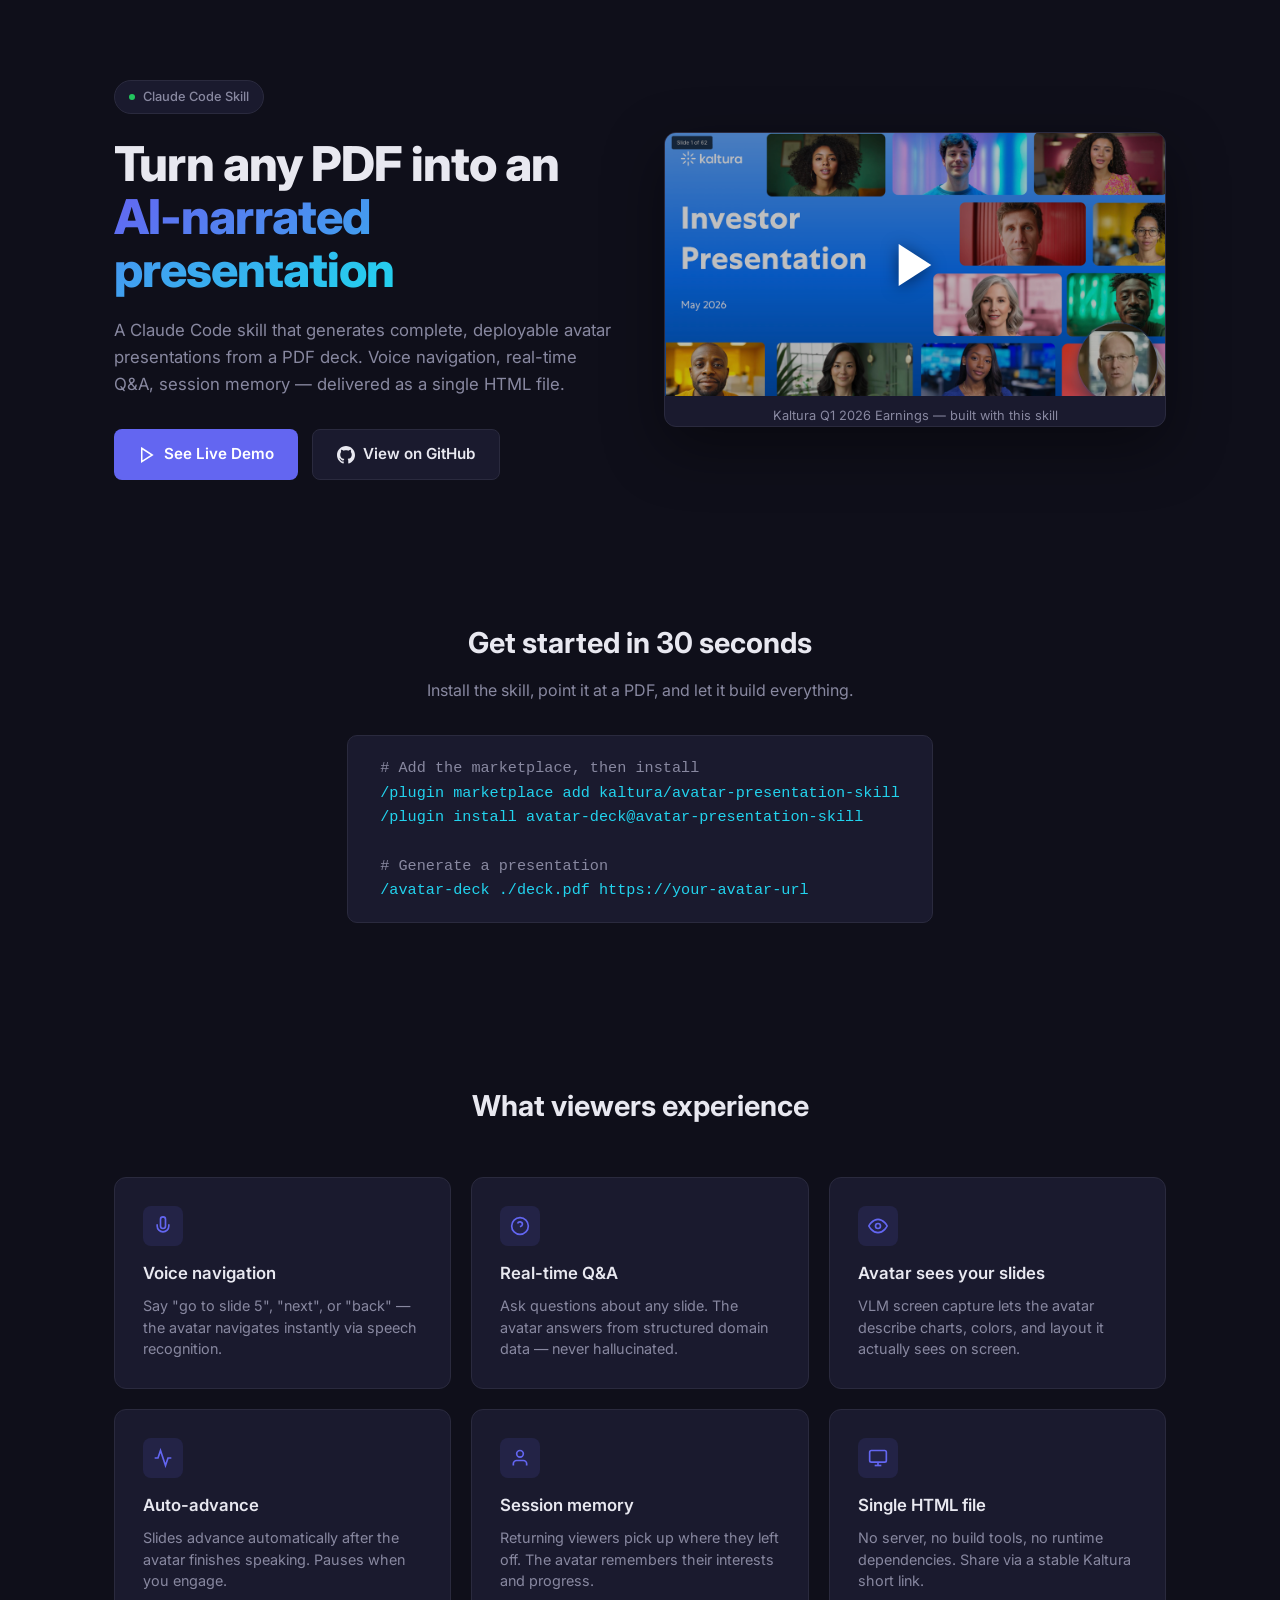
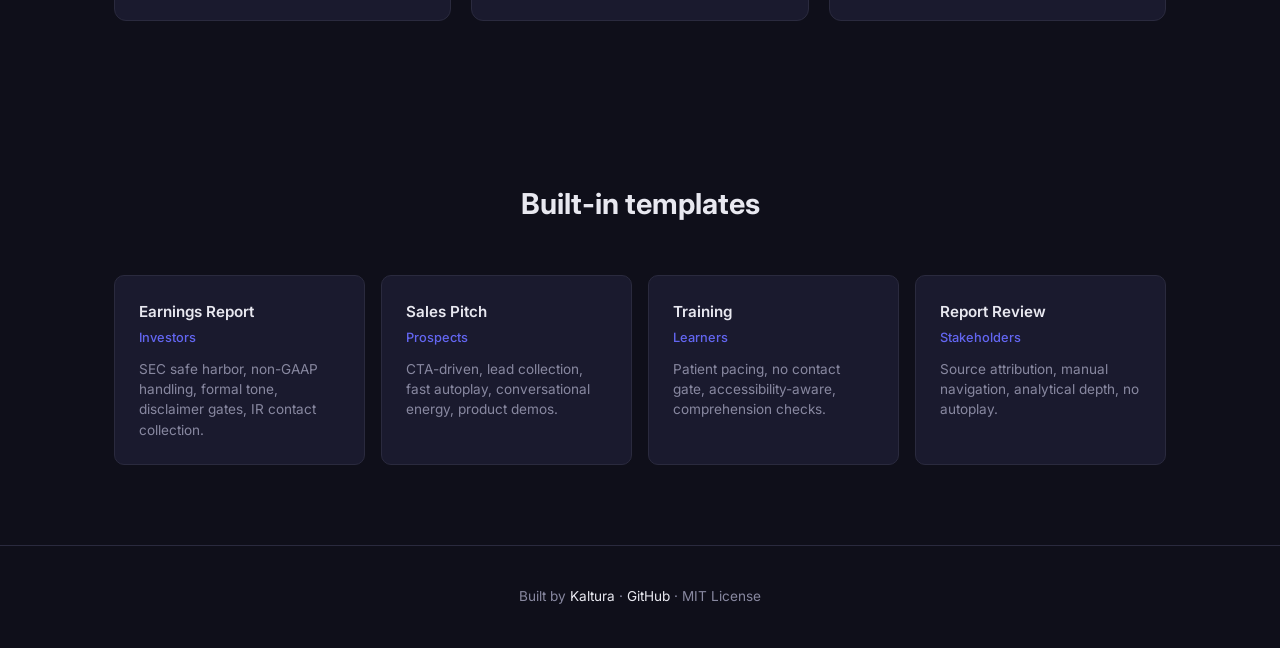
<file: docs/index.html>
<!DOCTYPE html>
<html lang="en">
<head>
    <meta charset="UTF-8">
    <meta name="viewport" content="width=device-width, initial-scale=1.0">
    <title>Avatar Deck — AI-Narrated Presentation Builder</title>
    <meta name="description" content="Turn any PDF deck into a fully interactive, AI-narrated presentation powered by a Kaltura Conversational Avatar.">
    <meta name="theme-color" content="#0f0f1a">
    <meta property="og:title" content="Avatar Deck — AI-Narrated Presentation Builder">
    <meta property="og:description" content="Turn any PDF deck into a fully interactive, AI-narrated presentation powered by a Kaltura Conversational Avatar.">
    <meta property="og:image" content="https://kaltura.github.io/avatar-presentation-skill/social-preview.png">
    <meta property="og:image:width" content="1280">
    <meta property="og:image:height" content="640">
    <meta property="og:url" content="https://kaltura.github.io/avatar-presentation-skill/">
    <meta property="og:type" content="website">
    <meta name="twitter:card" content="summary_large_image">
    <link rel="preconnect" href="https://fonts.googleapis.com">
    <link rel="preconnect" href="https://fonts.gstatic.com" crossorigin>
    <link href="https://fonts.googleapis.com/css2?family=Inter:wght@400;500;600;700;800&display=swap" rel="stylesheet">
    <style>
        * { margin: 0; padding: 0; box-sizing: border-box; }

        :root {
            --bg: #0f0f1a;
            --surface: #1a1a2e;
            --border: #2a2a3e;
            --text: #e8e8f0;
            --text-muted: #8888a0;
            --primary: #6366f1;
            --primary-hover: #4f46e5;
            --accent: #22d3ee;
        }

        body {
            font-family: 'Inter', system-ui, -apple-system, sans-serif;
            background: var(--bg);
            color: var(--text);
            line-height: 1.6;
            overflow-x: hidden;
        }

        .container {
            max-width: 1100px;
            margin: 0 auto;
            padding: 0 24px;
        }

        /* Hero — split layout */
        .hero {
            padding: 80px 0 60px;
        }

        .hero .container {
            display: grid;
            grid-template-columns: 1fr 1fr;
            gap: 48px;
            align-items: center;
        }

        .hero-text {
            text-align: left;
        }

        .badge {
            display: inline-flex;
            align-items: center;
            gap: 8px;
            padding: 6px 14px;
            border-radius: 20px;
            background: var(--surface);
            border: 1px solid var(--border);
            font-size: 0.8rem;
            font-weight: 500;
            color: var(--text-muted);
            margin-bottom: 24px;
        }

        .badge-dot {
            width: 6px;
            height: 6px;
            border-radius: 50%;
            background: #22c55e;
        }

        h1 {
            font-size: clamp(2rem, 4vw, 3rem);
            font-weight: 800;
            letter-spacing: -0.02em;
            line-height: 1.1;
            margin-bottom: 20px;
        }

        h1 .gradient {
            background: linear-gradient(135deg, var(--primary), var(--accent));
            -webkit-background-clip: text;
            -webkit-text-fill-color: transparent;
            background-clip: text;
        }

        .hero-sub {
            font-size: 1.05rem;
            color: var(--text-muted);
            margin-bottom: 32px;
        }

        .hero-actions {
            display: flex;
            gap: 14px;
            flex-wrap: wrap;
        }

        .btn {
            display: inline-flex;
            align-items: center;
            gap: 8px;
            padding: 12px 24px;
            border-radius: 8px;
            font-size: 0.95rem;
            font-weight: 600;
            text-decoration: none;
            transition: all 0.2s;
            border: none;
            cursor: pointer;
        }

        .btn-primary {
            background: var(--primary);
            color: white;
        }

        .btn-primary:hover {
            background: var(--primary-hover);
            transform: translateY(-1px);
        }

        .btn-secondary {
            background: var(--surface);
            color: var(--text);
            border: 1px solid var(--border);
        }

        .btn-secondary:hover {
            border-color: var(--primary);
            transform: translateY(-1px);
        }

        /* Hero demo preview */
        .hero-preview {
            position: relative;
            border-radius: 12px;
            overflow: hidden;
            border: 1px solid var(--border);
            background: var(--surface);
            box-shadow: 0 20px 60px rgba(0, 0, 0, 0.4);
        }

        .hero-preview a {
            display: block;
            position: relative;
        }

        .hero-preview img {
            width: 100%;
            height: auto;
            display: block;
        }

        .hero-preview .play-overlay {
            position: absolute;
            inset: 0;
            display: flex;
            align-items: center;
            justify-content: center;
            background: rgba(0, 0, 0, 0.25);
            transition: background 0.2s;
        }

        .hero-preview a:hover .play-overlay {
            background: rgba(0, 0, 0, 0.1);
        }

        .play-overlay svg {
            width: 56px;
            height: 56px;
            filter: drop-shadow(0 2px 8px rgba(0, 0, 0, 0.5));
        }

        .hero-caption {
            text-align: center;
            margin-top: 10px;
            font-size: 0.8rem;
            color: var(--text-muted);
        }

        /* Install */
        .install-section {
            padding: 80px 0;
            text-align: center;
        }

        .install-section h2 {
            font-size: 1.8rem;
            font-weight: 700;
            margin-bottom: 12px;
        }

        .install-section > .container > p {
            color: var(--text-muted);
            margin-bottom: 32px;
        }

        .code-block {
            display: inline-block;
            background: var(--surface);
            border: 1px solid var(--border);
            border-radius: 10px;
            padding: 20px 32px;
            font-family: 'SF Mono', 'Fira Code', monospace;
            font-size: 0.95rem;
            text-align: left;
        }

        .code-block .comment {
            color: var(--text-muted);
        }

        .code-block .command {
            color: var(--accent);
        }

        /* Features */
        .features {
            padding: 80px 0;
        }

        .features h2 {
            text-align: center;
            font-size: 1.8rem;
            font-weight: 700;
            margin-bottom: 48px;
        }

        .feature-grid {
            display: grid;
            grid-template-columns: repeat(auto-fit, minmax(300px, 1fr));
            gap: 20px;
        }

        .feature-card {
            padding: 28px;
            border-radius: 12px;
            background: var(--surface);
            border: 1px solid var(--border);
            transition: border-color 0.2s;
        }

        .feature-card:hover {
            border-color: var(--primary);
        }

        .feature-icon {
            width: 40px;
            height: 40px;
            border-radius: 8px;
            background: rgba(99, 102, 241, 0.12);
            display: flex;
            align-items: center;
            justify-content: center;
            margin-bottom: 14px;
            font-size: 1.2rem;
        }

        .feature-card h3 {
            font-size: 1.05rem;
            font-weight: 600;
            margin-bottom: 8px;
        }

        .feature-card p {
            font-size: 0.9rem;
            color: var(--text-muted);
            line-height: 1.5;
        }

        /* Use cases */
        .use-cases {
            padding: 80px 0;
        }

        .use-cases h2 {
            text-align: center;
            font-size: 1.8rem;
            font-weight: 700;
            margin-bottom: 48px;
        }

        .use-case-grid {
            display: grid;
            grid-template-columns: repeat(auto-fit, minmax(240px, 1fr));
            gap: 16px;
        }

        .use-case-card {
            padding: 24px;
            border-radius: 10px;
            background: var(--surface);
            border: 1px solid var(--border);
        }

        .use-case-card h3 {
            font-size: 0.95rem;
            font-weight: 600;
            margin-bottom: 4px;
        }

        .use-case-card .audience {
            font-size: 0.8rem;
            color: var(--primary);
            font-weight: 500;
            margin-bottom: 10px;
        }

        .use-case-card p {
            font-size: 0.85rem;
            color: var(--text-muted);
            line-height: 1.5;
        }

        /* Footer */
        footer {
            padding: 40px 0;
            text-align: center;
            border-top: 1px solid var(--border);
            color: var(--text-muted);
            font-size: 0.85rem;
        }

        footer a {
            color: var(--text);
            text-decoration: none;
        }

        footer a:hover {
            color: var(--primary);
        }

        @media (max-width: 768px) {
            .hero { padding: 50px 0 40px; }
            .hero .container {
                grid-template-columns: 1fr;
                gap: 32px;
            }
            .hero-text { text-align: center; }
            .hero-actions { justify-content: center; }
            .features, .install-section, .use-cases { padding: 50px 0; }
            .code-block { padding: 16px 20px; font-size: 0.85rem; }
        }
    </style>
</head>
<body>
    <section class="hero">
        <div class="container">
            <div class="hero-text">
                <div class="badge">
                    <span class="badge-dot"></span>
                    Claude Code Skill
                </div>
                <h1>Turn any PDF into an<br><span class="gradient">AI-narrated presentation</span></h1>
                <p class="hero-sub">
                    A Claude Code skill that generates complete, deployable avatar presentations from a PDF deck. Voice navigation, real-time Q&A, session memory — delivered as a single HTML file.
                </p>
                <div class="hero-actions">
                    <a href="https://q1-26-avatar.kaltura.com/" target="_blank" rel="noopener" class="btn btn-primary">
                        <svg width="18" height="18" viewBox="0 0 24 24" fill="none" stroke="currentColor" stroke-width="2"><polygon points="5 3 19 12 5 21"/></svg>
                        See Live Demo
                    </a>
                    <a href="https://github.com/kaltura/avatar-presentation-skill" class="btn btn-secondary">
                        <svg width="18" height="18" viewBox="0 0 24 24" fill="currentColor"><path d="M12 0c-6.626 0-12 5.373-12 12 0 5.302 3.438 9.8 8.207 11.387.599.111.793-.261.793-.577v-2.234c-3.338.726-4.033-1.416-4.033-1.416-.546-1.387-1.333-1.756-1.333-1.756-1.089-.745.083-.729.083-.729 1.205.084 1.839 1.237 1.839 1.237 1.07 1.834 2.807 1.304 3.492.997.107-.775.418-1.305.762-1.604-2.665-.305-5.467-1.334-5.467-5.931 0-1.311.469-2.381 1.236-3.221-.124-.303-.535-1.524.117-3.176 0 0 1.008-.322 3.301 1.23.957-.266 1.983-.399 3.003-.404 1.02.005 2.047.138 3.006.404 2.291-1.552 3.297-1.23 3.297-1.23.653 1.653.242 2.874.118 3.176.77.84 1.235 1.911 1.235 3.221 0 4.609-2.807 5.624-5.479 5.921.43.372.823 1.102.823 2.222v3.293c0 .319.192.694.801.576 4.765-1.589 8.199-6.086 8.199-11.386 0-6.627-5.373-12-12-12z"/></svg>
                        View on GitHub
                    </a>
                </div>
            </div>
            <div class="hero-preview">
                <a href="https://q1-26-avatar.kaltura.com/" target="_blank" rel="noopener" title="Launch live demo">
                    <img src="./demo-screenshot.png" alt="Screenshot of the Kaltura Q1 2026 Earnings Avatar Presentation">
                    <div class="play-overlay">
                        <svg viewBox="0 0 24 24" fill="white"><polygon points="5 3 19 12 5 21"/></svg>
                    </div>
                </a>
                <p class="hero-caption">Kaltura Q1 2026 Earnings — built with this skill</p>
            </div>
        </div>
    </section>

    <section class="install-section">
        <div class="container">
            <h2>Get started in 30 seconds</h2>
            <p>Install the skill, point it at a PDF, and let it build everything.</p>
            <div class="code-block">
                <span class="comment"># Add the marketplace, then install</span><br>
                <span class="command">/plugin marketplace add kaltura/avatar-presentation-skill</span><br>
                <span class="command">/plugin install avatar-deck@avatar-presentation-skill</span><br><br>
                <span class="comment"># Generate a presentation</span><br>
                <span class="command">/avatar-deck ./deck.pdf https://your-avatar-url</span>
            </div>
        </div>
    </section>

    <section class="features">
        <div class="container">
            <h2>What viewers experience</h2>
            <div class="feature-grid">
                <div class="feature-card">
                    <div class="feature-icon">
                        <svg width="20" height="20" viewBox="0 0 24 24" fill="none" stroke="#6366f1" stroke-width="2"><path d="M12 1a3 3 0 0 0-3 3v8a3 3 0 0 0 6 0V4a3 3 0 0 0-3-3z"/><path d="M19 10v2a7 7 0 0 1-14 0v-2"/></svg>
                    </div>
                    <h3>Voice navigation</h3>
                    <p>Say "go to slide 5", "next", or "back" — the avatar navigates instantly via speech recognition.</p>
                </div>
                <div class="feature-card">
                    <div class="feature-icon">
                        <svg width="20" height="20" viewBox="0 0 24 24" fill="none" stroke="#6366f1" stroke-width="2"><circle cx="12" cy="12" r="10"/><path d="M9.09 9a3 3 0 0 1 5.83 1c0 2-3 3-3 3"/><line x1="12" y1="17" x2="12.01" y2="17"/></svg>
                    </div>
                    <h3>Real-time Q&A</h3>
                    <p>Ask questions about any slide. The avatar answers from structured domain data — never hallucinated.</p>
                </div>
                <div class="feature-card">
                    <div class="feature-icon">
                        <svg width="20" height="20" viewBox="0 0 24 24" fill="none" stroke="#6366f1" stroke-width="2"><path d="M1 12s4-8 11-8 11 8 11 8-4 8-11 8-11-8-11-8z"/><circle cx="12" cy="12" r="3"/></svg>
                    </div>
                    <h3>Avatar sees your slides</h3>
                    <p>VLM screen capture lets the avatar describe charts, colors, and layout it actually sees on screen.</p>
                </div>
                <div class="feature-card">
                    <div class="feature-icon">
                        <svg width="20" height="20" viewBox="0 0 24 24" fill="none" stroke="#6366f1" stroke-width="2"><polyline points="22 12 18 12 15 21 9 3 6 12 2 12"/></svg>
                    </div>
                    <h3>Auto-advance</h3>
                    <p>Slides advance automatically after the avatar finishes speaking. Pauses when you engage.</p>
                </div>
                <div class="feature-card">
                    <div class="feature-icon">
                        <svg width="20" height="20" viewBox="0 0 24 24" fill="none" stroke="#6366f1" stroke-width="2"><path d="M20 21v-2a4 4 0 0 0-4-4H8a4 4 0 0 0-4 4v2"/><circle cx="12" cy="7" r="4"/></svg>
                    </div>
                    <h3>Session memory</h3>
                    <p>Returning viewers pick up where they left off. The avatar remembers their interests and progress.</p>
                </div>
                <div class="feature-card">
                    <div class="feature-icon">
                        <svg width="20" height="20" viewBox="0 0 24 24" fill="none" stroke="#6366f1" stroke-width="2"><rect x="2" y="3" width="20" height="14" rx="2"/><line x1="8" y1="21" x2="16" y2="21"/><line x1="12" y1="17" x2="12" y2="21"/></svg>
                    </div>
                    <h3>Single HTML file</h3>
                    <p>No server, no build tools, no runtime dependencies. Share via a stable Kaltura short link.</p>
                </div>
            </div>
        </div>
    </section>

    <section class="use-cases">
        <div class="container">
            <h2>Built-in templates</h2>
            <div class="use-case-grid">
                <div class="use-case-card">
                    <h3>Earnings Report</h3>
                    <div class="audience">Investors</div>
                    <p>SEC safe harbor, non-GAAP handling, formal tone, disclaimer gates, IR contact collection.</p>
                </div>
                <div class="use-case-card">
                    <h3>Sales Pitch</h3>
                    <div class="audience">Prospects</div>
                    <p>CTA-driven, lead collection, fast autoplay, conversational energy, product demos.</p>
                </div>
                <div class="use-case-card">
                    <h3>Training</h3>
                    <div class="audience">Learners</div>
                    <p>Patient pacing, no contact gate, accessibility-aware, comprehension checks.</p>
                </div>
                <div class="use-case-card">
                    <h3>Report Review</h3>
                    <div class="audience">Stakeholders</div>
                    <p>Source attribution, manual navigation, analytical depth, no autoplay.</p>
                </div>
            </div>
        </div>
    </section>

    <footer>
        <div class="container">
            <p>
                Built by <a href="https://corp.kaltura.com/agentic-avatars/" target="_blank" rel="noopener">Kaltura</a> &middot;
                <a href="https://github.com/kaltura/avatar-presentation-skill" target="_blank" rel="noopener">GitHub</a> &middot;
                MIT License
            </p>
        </div>
    </footer>
</body>
</html>
</file>
